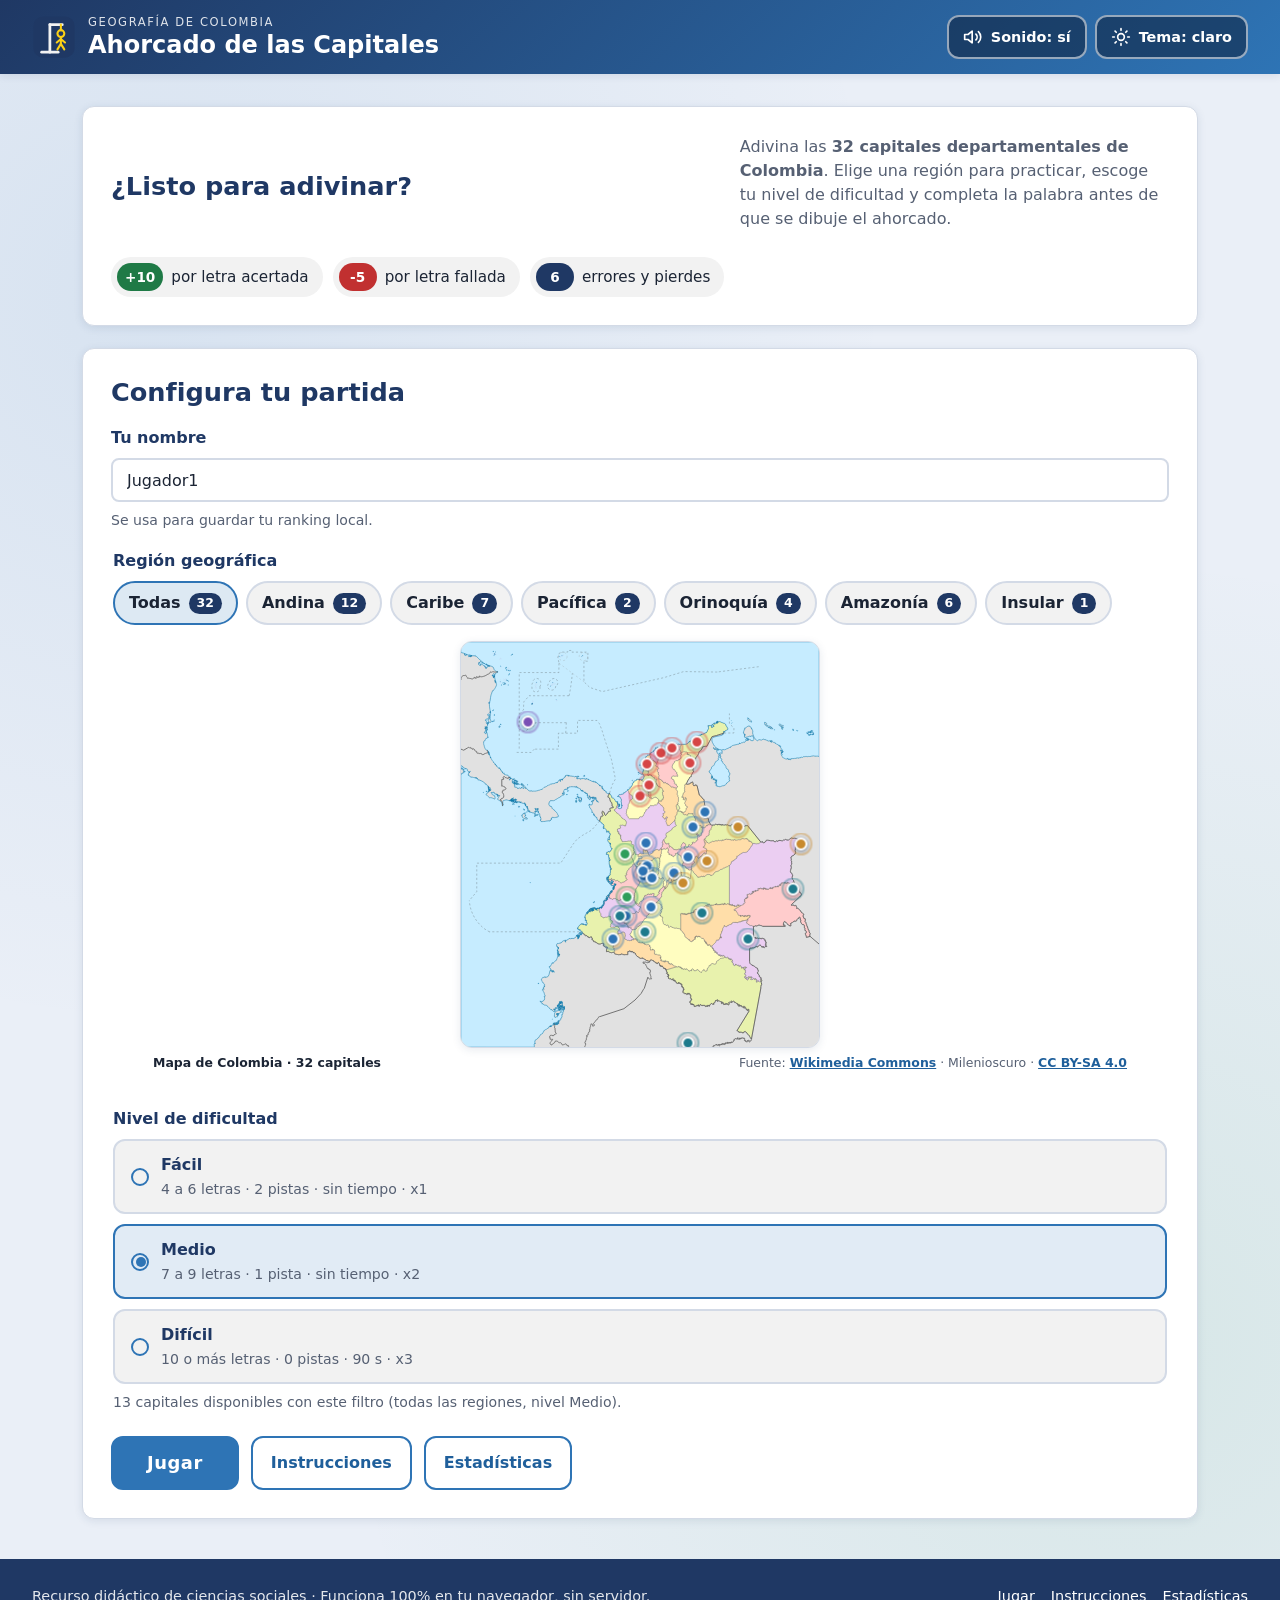
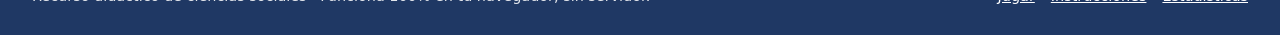
<file: index.html>
<!DOCTYPE html>
<html lang="es" data-tema="claro">
<head>
  <meta charset="UTF-8" />
  <meta name="viewport" content="width=device-width, initial-scale=1.0" />
  <meta name="description" content="Juego del Ahorcado de las capitales y la geografía de Colombia. Recurso didáctico 100% web, sin servidor ni instalaciones." />
  <meta name="author" content="Lenguajes de Programación — Proyecto Ahorcado Colombia" />
  <meta name="theme-color" content="#1F3864" />
  <title>Ahorcado de las Capitales de Colombia</title>
  <link rel="icon" type="image/svg+xml" href="assets/img/favicon.svg" />
  <link rel="stylesheet" href="css/styles.css" />
  <link rel="stylesheet" href="css/responsive.css" />
</head>
<body>
  <a class="enlace-saltar" href="#contenido">Saltar al contenido principal</a>

  <!-- ============================================================
       CABECERA: marca, botón de sonido y cambio de tema
       ============================================================ -->
  <header class="cabecera">
    <div class="cabecera__marca">
      <img class="cabecera__logo" src="assets/img/logo.svg" alt="" width="44" height="44" />
      <div>
        <p class="cabecera__eyebrow">Geografía de Colombia</p>
        <h1 class="cabecera__titulo">Ahorcado de las Capitales</h1>
      </div>
    </div>

    <div class="cabecera__controles" role="group" aria-label="Preferencias de la aplicación">
      <button
        type="button"
        id="btn-sonido"
        class="btn btn--icono"
        aria-pressed="true"
        title="Activar o desactivar el sonido">
        <span class="btn__icono" aria-hidden="true">
          <svg viewBox="0 0 24 24" width="20" height="20" fill="none" stroke="currentColor" stroke-width="2" stroke-linecap="round" stroke-linejoin="round">
            <path d="M11 5 6 9H2v6h4l5 4V5z" />
            <path class="onda-sonido" d="M15.5 8.5a5 5 0 0 1 0 7" />
            <path class="onda-sonido" d="M18.5 5.5a9 9 0 0 1 0 13" />
          </svg>
        </span>
        <span class="btn__texto" id="btn-sonido-texto">Sonido: sí</span>
      </button>

      <button
        type="button"
        id="btn-tema"
        class="btn btn--icono"
        aria-pressed="false"
        title="Cambiar entre tema claro y tema oscuro">
        <span class="btn__icono" aria-hidden="true">
          <svg viewBox="0 0 24 24" width="20" height="20" fill="none" stroke="currentColor" stroke-width="2" stroke-linecap="round" stroke-linejoin="round">
            <circle cx="12" cy="12" r="4" />
            <path d="M12 2v2M12 20v2M4.9 4.9l1.4 1.4M17.7 17.7l1.4 1.4M2 12h2M20 12h2M4.9 19.1l1.4-1.4M17.7 6.3l1.4-1.4" />
          </svg>
        </span>
        <span class="btn__texto" id="btn-tema-texto">Tema: claro</span>
      </button>
    </div>
  </header>

  <!-- ============================================================
       CONTENIDO PRINCIPAL
       ============================================================ -->
  <main id="contenido" class="principal">

    <!-- ----------------------------------------------------------
         VISTA 1 — MENÚ PRINCIPAL
         ------------------------------------------------------- -->
    <section id="vista-menu" class="vista" aria-labelledby="titulo-menu">
      <div class="tarjeta tarjeta--presentacion">
        <h2 id="titulo-menu" class="tarjeta__titulo">¿Listo para adivinar?</h2>
        <p class="tarjeta__texto">
          Adivina las <strong>32 capitales departamentales de Colombia</strong>. Elige una región
          para practicar, escoge tu nivel de dificultad y completa la palabra antes de que se
          dibuje el ahorcado.
        </p>
        <ul class="puntos-rapidos" aria-label="Resumen de reglas">
          <li><span class="punto punto--verde">+10</span> por letra acertada</li>
          <li><span class="punto punto--rojo">-5</span> por letra fallada</li>
          <li><span class="punto punto--azul">6</span> errores y pierdes</li>
        </ul>
      </div>

      <form id="form-config" class="tarjeta tarjeta--config" autocomplete="off">
        <h2 class="tarjeta__titulo">Configura tu partida</h2>

        <!-- Nombre del jugador -->
        <div class="campo">
          <label class="campo__etiqueta" for="input-jugador">Tu nombre</label>
          <input
            class="campo__control"
            type="text"
            id="input-jugador"
            name="jugador"
            value="Jugador1"
            maxlength="24"
            placeholder="Ej. Maria"
            aria-describedby="ayuda-jugador" />
          <p class="campo__ayuda" id="ayuda-jugador">Se usa para guardar tu ranking local.</p>
        </div>

        <!-- Región geográfica (HU-01) -->
        <fieldset class="campo campo--grupo">
          <legend class="campo__etiqueta">Región geográfica</legend>
          <div class="chips" id="chips-region" role="radiogroup" aria-label="Región geográfica">
            <label class="chip" data-region="todas">
              <input type="radio" name="region" value="todas" checked />
              <span class="chip__etiqueta">Todas</span>
              <span class="chip__info" aria-hidden="true">32</span>
            </label>
            <label class="chip" data-region="andina">
              <input type="radio" name="region" value="andina" />
              <span class="chip__etiqueta">Andina</span>
              <span class="chip__info" aria-hidden="true">12</span>
            </label>
            <label class="chip" data-region="caribe">
              <input type="radio" name="region" value="caribe" />
              <span class="chip__etiqueta">Caribe</span>
              <span class="chip__info" aria-hidden="true">7</span>
            </label>
            <label class="chip" data-region="pacifica">
              <input type="radio" name="region" value="pacifica" />
              <span class="chip__etiqueta">Pacífica</span>
              <span class="chip__info" aria-hidden="true">2</span>
            </label>
            <label class="chip" data-region="orinoquia">
              <input type="radio" name="region" value="orinoquia" />
              <span class="chip__etiqueta">Orinoquía</span>
              <span class="chip__info" aria-hidden="true">4</span>
            </label>
            <label class="chip" data-region="amazonia">
              <input type="radio" name="region" value="amazonia" />
              <span class="chip__etiqueta">Amazonía</span>
              <span class="chip__info" aria-hidden="true">6</span>
            </label>
            <label class="chip" data-region="insular">
              <input type="radio" name="region" value="insular" />
              <span class="chip__etiqueta">Insular</span>
              <span class="chip__info" aria-hidden="true">1</span>
            </label>
          </div>

          <!-- Mapa real de Colombia (Wikimedia Commons) con las capitales marcadas -->
          <figure class="mapa" id="mapa">
            <div class="mapa__marco">
              <img
                class="mapa__imagen"
                id="mapa-imagen"
                src="assets/img/mapa-colombia.svg"
                alt="Mapa político de Colombia con sus departamentos. Las capitales de la región seleccionadas aparecen señaladas con puntos de colores."
                width="2027"
                height="2294" />
              <div class="mapa__marcadores" id="mapa-marcadores" aria-hidden="true"></div>
              <p class="mapa__error" id="mapa-error" hidden>Mapa no disponible.</p>
            </div>
            <figcaption class="mapa__credito">
              <span class="mapa__leyenda" id="mapa-leyenda">Mapa de Colombia · 32 capitales</span>
              <span class="mapa__fuente">
                Fuente:
                <a href="https://commons.wikimedia.org/wiki/File:Colombia_adm_location_map_(colored).svg"
                   target="_blank" rel="noopener noreferrer">Wikimedia Commons</a>
                · Milenioscuro ·
                <a href="https://creativecommons.org/licenses/by-sa/4.0/"
                   target="_blank" rel="noopener noreferrer">CC BY-SA 4.0</a>
              </span>
            </figcaption>
          </figure>
        </fieldset>

        <!-- Nivel de dificultad (HU-02) -->
        <fieldset class="campo campo--grupo">
          <legend class="campo__etiqueta">Nivel de dificultad</legend>
          <div class="niveles" id="niveles" role="radiogroup" aria-label="Nivel de dificultad">
            <label class="nivel" data-nivel="facil">
              <input type="radio" name="nivel" value="facil" />
              <span class="nivel__nombre">Fácil</span>
              <span class="nivel__descripcion">4 a 6 letras · 2 pistas · sin tiempo · x1</span>
            </label>
            <label class="nivel" data-nivel="medio">
              <input type="radio" name="nivel" value="medio" checked />
              <span class="nivel__nombre">Medio</span>
              <span class="nivel__descripcion">7 a 9 letras · 1 pista · sin tiempo · x2</span>
            </label>
            <label class="nivel" data-nivel="dificil">
              <input type="radio" name="nivel" value="dificil" />
              <span class="nivel__nombre">Difícil</span>
              <span class="nivel__descripcion">10 o más letras · 0 pistas · 90 s · x3</span>
            </label>
          </div>
          <p class="campo__ayuda" id="resumen-filtro" aria-live="polite"></p>
        </fieldset>

        <!-- Acciones -->
        <div class="acciones">
          <button type="submit" class="btn btn--primario btn--grande" id="btn-jugar">
            Jugar
          </button>
          <a class="btn btn--secundario" href="pages/instrucciones.html">Instrucciones</a>
          <a class="btn btn--secundario" href="pages/estadisticas.html">Estadísticas</a>
        </div>
      </form>
    </section>

    <!-- ----------------------------------------------------------
         VISTA 2 — PANTALLA DE JUEGO
         ------------------------------------------------------- -->
    <section id="vista-juego" class="vista" aria-labelledby="titulo-tablero" hidden>
      <h2 id="titulo-tablero" class="visually-hidden">Tablero de juego</h2>

      <!-- HUD superior: vidas, puntaje, cronómetro -->
      <div class="hud" role="status" aria-label="Estado de la partida">
        <div class="hud__item">
          <span class="hud__etiqueta">Vidas</span>
          <span class="hud__valor" id="hud-vidas" aria-label="6 vidas restantes">6 / 6</span>
        </div>
        <div class="hud__item">
          <span class="hud__etiqueta">Puntaje</span>
          <span class="hud__valor" id="hud-puntaje">0</span>
        </div>
        <div class="hud__item">
          <span class="hud__etiqueta">Tiempo</span>
          <span class="hud__valor" id="hud-tiempo">--:--</span>
        </div>
        <div class="hud__item">
          <span class="hud__etiqueta">Región</span>
          <span class="hud__valor hud__valor--texto" id="hud-region">—</span>
        </div>
        <div class="hud__item">
          <span class="hud__etiqueta">Nivel</span>
          <span class="hud__valor hud__valor--texto" id="hud-nivel">—</span>
        </div>
      </div>

      <div class="tablero">
        <!-- Columna izquierda: dibujo progresivo en SVG -->
        <div class="panel panel--dibujo">
          <svg
            id="dibujo-ahorcado"
            class="ahorcado"
            viewBox="0 0 320 320"
            role="img"
            aria-labelledby="ahorcado-titulo ahorcado-desc"
            data-expresion="alegre"
            preserveAspectRatio="xMidYMid meet">
            <title id="ahorcado-titulo">Dibujo del ahorcado</title>
            <desc id="ahorcado-desc">
              Escena con un personaje bajo un potro de madera que se completa paso a paso
              con cada error cometido.
            </desc>

            <defs>
              <linearGradient id="grad-cielo" x1="0" y1="0" x2="0" y2="1">
                <stop class="ahorcado__cielo-1" offset="0" stop-color="#DCEEFF" />
                <stop class="ahorcado__cielo-2" offset="1" stop-color="#F8FCFF" />
              </linearGradient>
              <linearGradient id="grad-madera" x1="0" y1="0" x2="1" y2="0.3">
                <stop offset="0" stop-color="#C68F52" />
                <stop offset="0.45" stop-color="#95602E" />
                <stop offset="1" stop-color="#6B421C" />
              </linearGradient>
              <linearGradient id="grad-camisa" x1="0" y1="0" x2="0" y2="1">
                <stop offset="0" stop-color="#FFE987" />
                <stop offset="1" stop-color="#FCD116" />
              </linearGradient>
              <linearGradient id="grad-pantalon" x1="0" y1="0" x2="0" y2="1">
                <stop offset="0" stop-color="#4E7ED4" />
                <stop offset="1" stop-color="#2C57A4" />
              </linearGradient>
              <filter id="sombra-escena" x="-30%" y="-30%" width="160%" height="160%">
                <feDropShadow dx="0" dy="4" stdDeviation="5"
                              flood-color="#12233F" flood-opacity="0.35" />
              </filter>
            </defs>

            <!-- Escenario: cielo, sol, nubes y colinas -->
            <g class="escena" aria-hidden="true">
              <rect class="escena__fondo" x="2" y="2" width="316" height="316" rx="26"
                    fill="url(#grad-cielo)" />
              <g class="escena__sol">
                <circle cx="56" cy="54" r="19" fill="#FFCF4A" />
                <g stroke="#FFCF4A" stroke-width="5" stroke-linecap="round" opacity="0.85">
                  <path d="M56 22 V12" />
                  <path d="M56 86 V96" />
                  <path d="M24 54 H14" />
                  <path d="M98 54 H88" />
                  <path d="M33 31 L26 24" />
                  <path d="M79 77 L86 84" />
                  <path d="M33 77 L26 84" />
                  <path d="M79 31 L86 24" />
                </g>
              </g>
              <g class="escena__nube" fill="#FFFFFF" opacity="0.92">
                <ellipse cx="238" cy="62" rx="34" ry="13" />
                <ellipse cx="258" cy="52" rx="22" ry="12" />
                <ellipse cx="219" cy="53" rx="17" ry="10" />
              </g>
              <g class="escena__nube escena__nube--2" fill="#FFFFFF" opacity="0.75">
                <ellipse cx="118" cy="34" rx="26" ry="10" />
                <ellipse cx="133" cy="27" rx="16" ry="9" />
              </g>
              <path class="escena__colina"
                    d="M2 272 Q76 240 168 264 T318 256 L318 318 L2 318 Z"
                    fill="#CDEBB8" />
              <path class="escena__colina escena__colina--frente"
                    d="M2 292 Q92 266 186 290 T318 284 L318 318 L2 318 Z"
                    fill="#A9DD90" />
              <ellipse class="escena__sombra" cx="212" cy="290" rx="96" ry="11"
                       fill="#12233F" opacity="0.16" />
            </g>

            <!-- 1. Base y poste -->
            <g class="ahorcado__paso" data-paso="1" aria-hidden="true" filter="url(#sombra-escena)">
              <rect x="142" y="276" width="112" height="17" rx="8.5" fill="url(#grad-madera)" />
              <rect x="182" y="66" width="18" height="213" rx="9" fill="url(#grad-madera)" />
              <circle cx="191" cy="160" r="3.2" fill="#EBD2AE" opacity="0.85" />
              <circle cx="191" cy="246" r="3.2" fill="#EBD2AE" opacity="0.85" />
            </g>

            <!-- 2. Viga superior y contrafuerte -->
            <g class="ahorcado__paso" data-paso="2" aria-hidden="true" filter="url(#sombra-escena)">
              <rect x="182" y="66" width="96" height="17" rx="8.5" fill="url(#grad-madera)" />
              <path d="M201 114 L242 85" stroke="url(#grad-madera)" stroke-width="14"
                    stroke-linecap="round" fill="none" />
            </g>

            <!-- 3. Cuerda, cabeza y sombrero vueltiao -->
            <g class="ahorcado__paso" data-paso="3" aria-hidden="true">
              <path d="M258 83 q5 14 0 27" stroke="#E8CB92" stroke-width="7"
                    stroke-linecap="round" fill="none" />
              <circle cx="258" cy="113" r="4.5" fill="#E8CB92" />
              <g class="personaje__cabeza">
                <circle cx="258" cy="141" r="27" fill="#F8C9A0"
                        stroke="#3C2A1E" stroke-width="3" />
                <ellipse cx="258" cy="124" rx="47" ry="10.5" fill="#F7F3EA"
                         stroke="#2B2B2B" stroke-width="3" />
                <path d="M235 124 q23 -31 46 0" fill="#F7F3EA" stroke="#2B2B2B"
                      stroke-width="3" />
                <path d="M237 120 q21 -13 42 0" fill="none" stroke="#2B2B2B" stroke-width="4.5" />
                <g class="cara__ojos">
                  <circle class="ojo" cx="249" cy="145" r="3.8" fill="#2B2B2B" />
                  <circle class="ojo" cx="267" cy="145" r="3.8" fill="#2B2B2B" />
                </g>
                <g class="cara__ojos-x" stroke="#2B2B2B" stroke-width="3.4" stroke-linecap="round">
                  <path d="M245 141 l8 8 M253 141 l-8 8" />
                  <path d="M263 141 l8 8 M271 141 l-8 8" />
                </g>
                <path class="boca boca--alegre" d="M248 154 q10 11 20 0" fill="none"
                      stroke="#2B2B2B" stroke-width="3.4" stroke-linecap="round" />
                <path class="boca boca--neutral" d="M250 157 H266" fill="none"
                      stroke="#2B2B2B" stroke-width="3.4" stroke-linecap="round" />
                <path class="boca boca--triste" d="M248 161 q10 -10 20 0" fill="none"
                      stroke="#2B2B2B" stroke-width="3.4" stroke-linecap="round" />
              </g>
            </g>

            <!-- 4. Cuello y torso con camiseta amarilla -->
            <g class="ahorcado__paso" data-paso="4" aria-hidden="true">
              <rect x="252" y="163" width="12" height="14" fill="#F8C9A0" />
              <rect x="242" y="171" width="32" height="62" rx="14" fill="url(#grad-camisa)"
                    stroke="#3C2A1E" stroke-width="3" />
              <path d="M246 206 h24" stroke="#2E74B5" stroke-width="7" stroke-linecap="butt" />
            </g>

            <!-- 5. Brazos -->
            <g class="ahorcado__paso" data-paso="5" aria-hidden="true">
              <path d="M247 181 L217 207" stroke="url(#grad-camisa)" stroke-width="13"
                    stroke-linecap="round" fill="none" />
              <path d="M269 181 L299 207" stroke="url(#grad-camisa)" stroke-width="13"
                    stroke-linecap="round" fill="none" />
              <circle cx="215" cy="209" r="8.5" fill="#F8C9A0" stroke="#3C2A1E" stroke-width="2.6" />
              <circle cx="301" cy="209" r="8.5" fill="#F8C9A0" stroke="#3C2A1E" stroke-width="2.6" />
            </g>

            <!-- 6. Piernas y zapatos -->
            <g class="ahorcado__paso" data-paso="6" aria-hidden="true">
              <path d="M252 230 L245 263" stroke="url(#grad-pantalon)" stroke-width="15"
                    stroke-linecap="round" fill="none" />
              <path d="M264 230 L271 263" stroke="url(#grad-pantalon)" stroke-width="15"
                    stroke-linecap="round" fill="none" />
              <ellipse cx="242" cy="269" rx="13" ry="7" fill="#3C2A1E" />
              <ellipse cx="274" cy="269" rx="13" ry="7" fill="#3C2A1E" />
            </g>
          </svg>

          <div class="intentos">
            <div class="intentos__puntos" id="intentos-puntos" role="img"
                 aria-label="0 de 6 errores cometidos" aria-hidden="false">
              <span class="punto-error"></span>
              <span class="punto-error"></span>
              <span class="punto-error"></span>
              <span class="punto-error"></span>
              <span class="punto-error"></span>
              <span class="punto-error"></span>
            </div>
            <p class="intentos__texto" id="intentos-texto">
              Errores: <strong id="intentos-numero">0</strong> de <strong id="intentos-max">6</strong>
            </p>
          </div>
          <p class="estado-palabra" id="estado-palabra" aria-live="polite"></p>
        </div>

        <!-- Columna derecha: pista, acciones y palabra oculta -->
        <div class="panel panel--info">
          <div class="fichas">
            <div class="ficha">
              <span class="ficha__etiqueta">Palabra</span>
              <span class="ficha__valor" id="ficha-letras">0 letras</span>
            </div>
            <div class="ficha">
              <span class="ficha__etiqueta">Pistas</span>
              <span class="ficha__valor" id="ficha-pistas">0</span>
            </div>
            <div class="ficha">
              <span class="ficha__etiqueta">Progreso</span>
              <span class="ficha__valor" id="ficha-progreso">0 / 0</span>
            </div>
          </div>

          <div class="caja-pista" id="caja-pista" hidden>
            <p class="caja-pista__texto" id="caja-pista-texto"></p>
          </div>

          <div class="acciones acciones--juego">
            <button type="button" class="btn btn--pista" id="btn-pista">
              Usar pista (-15 pts)
            </button>
            <button type="button" class="btn btn--secundario" id="btn-nueva">Nueva palabra</button>
            <a class="btn btn--secundario" href="../index.html" id="btn-menu">Menú</a>
          </div>

          <!-- Capital oculta -->
          <div class="palabra" id="palabra" role="group" aria-label="Palabra oculta">
            <!-- Generada por ui.js → renderPalabra() -->
          </div>

          <p class="leyenda-tipo" aria-hidden="true">Letras usadas: aciertos en <span class="leyenda leyenda--verde">verde</span>, errores en <span class="leyenda leyenda--rojo">rojo</span>.</p>
        </div>
      </div>

      <!-- Teclado virtual A-Z + Ñ -->
      <div class="teclado" id="teclado" role="group" aria-label="Teclado virtual de letras"></div>
    </section>
  </main>

  <footer class="pie">
    <p>Recurso didáctico de ciencias sociales · Funciona 100% en tu navegador, sin servidor.</p>
    <nav class="pie__nav" aria-label="Enlaces del pie">
      <a href="index.html">Jugar</a>
      <a href="pages/instrucciones.html">Instrucciones</a>
      <a href="pages/estadisticas.html">Estadísticas</a>
    </nav>
  </footer>

  <!-- ============================================================
       MODAL DE RESULTADO
       ============================================================ -->
  <div class="modal" id="modal-resultado" hidden>
    <div class="modal__fondo" data-cerrar-modal></div>
    <div
      class="modal__caja"
      role="dialog"
      aria-modal="true"
      aria-labelledby="modal-titulo"
      aria-describedby="modal-mensaje">
      <div class="modal__cabecera" id="modal-cabecera">
        <span class="modal__insignia" id="modal-insignia" aria-hidden="true">🏆</span>
        <h2 class="modal__titulo" id="modal-titulo">¡Ganaste!</h2>
      </div>

      <p class="modal__mensaje" id="modal-mensaje">Adivinaste la capital.</p>

      <dl class="modal__datos">
        <div><dt>Capital</dt><dd id="modal-palabra">—</dd></div>
        <div><dt>Departamento</dt><dd id="modal-departamento">—</dd></div>
        <div><dt>Región</dt><dd id="modal-region">—</dd></div>
        <div><dt>Nivel</dt><dd id="modal-nivel">—</dd></div>
        <div><dt>Errores</dt><dd id="modal-errores">—</dd></div>
        <div><dt>Tiempo</dt><dd id="modal-tiempo">—</dd></div>
      </dl>

      <div class="modal__puntaje">
        <span class="modal__puntaje-etiqueta">Puntaje final</span>
        <span class="modal__puntaje-valor" id="modal-puntaje">0</span>
        <span class="modal__puntaje-detalle" id="modal-detalle">—</span>
      </div>

      <div class="modal__acciones">
        <button type="button" class="btn btn--primario" id="btn-reintentar">Jugar otra vez</button>
        <button type="button" class="btn btn--secundario" id="btn-ir-menu">Volver al menú</button>
        <a class="btn btn--texto" href="pages/estadisticas.html">Ver estadísticas</a>
      </div>
    </div>
  </div>

  <!-- Anuncios para lectores de pantalla (RNF-05) -->
  <p id="anuncio" class="visually-hidden" role="status" aria-live="polite"></p>

  <!-- Módulos de la aplicación (orden de dependencias) -->
  <script src="js/palabras.js"></script>
  <script src="js/almacenamiento.js"></script>
  <script src="js/juego.js"></script>
  <script src="js/ui.js"></script>
  <script src="js/app.js"></script>
</body>
</html>
</file>
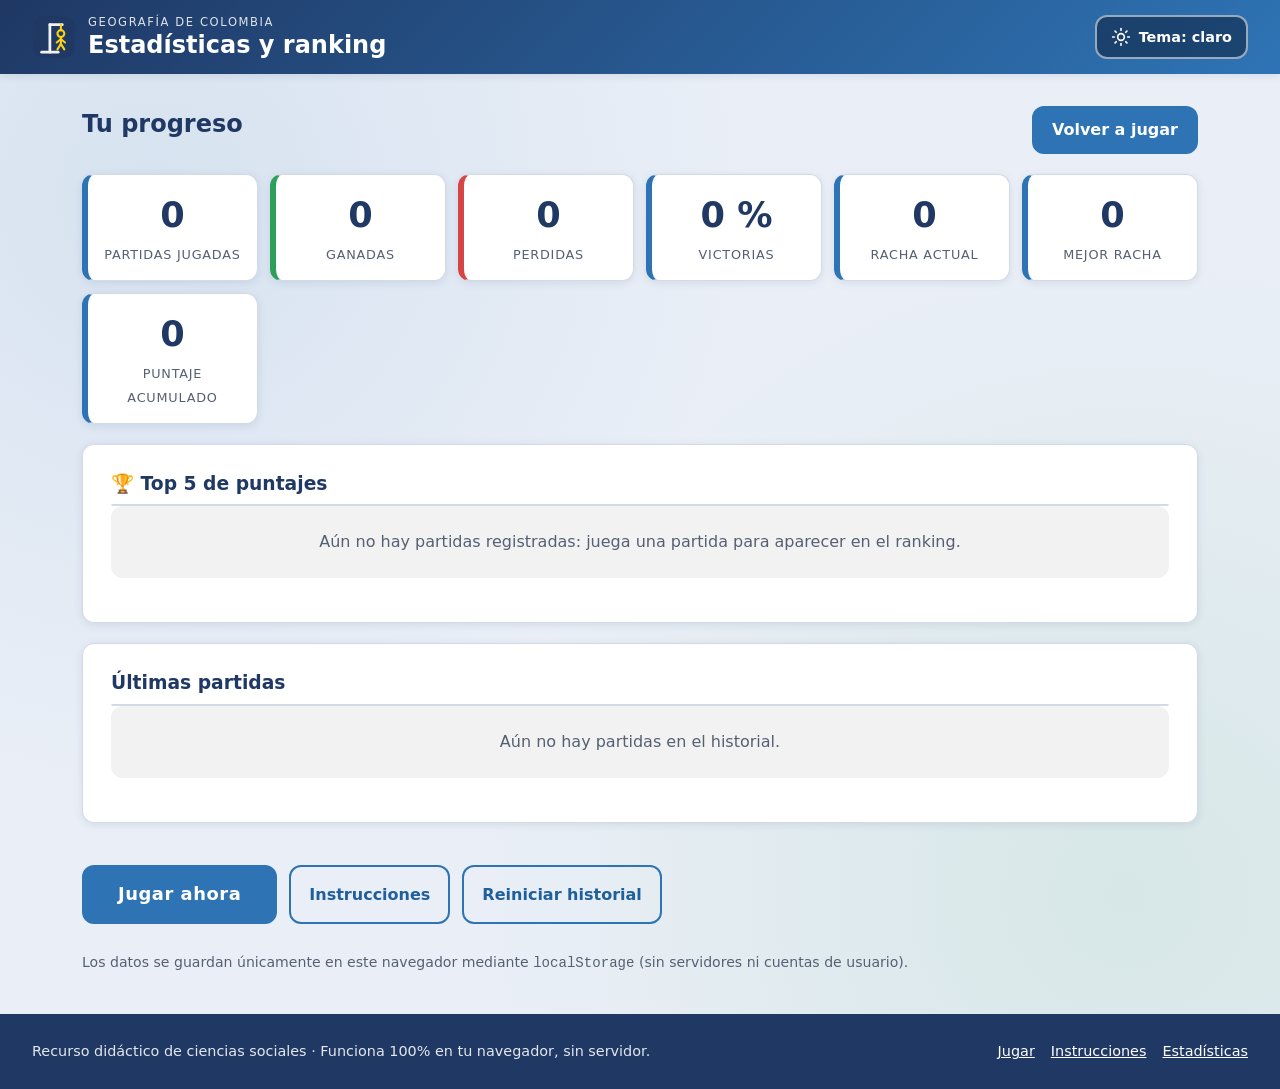
<file: pages/estadisticas.html>
<!DOCTYPE html>
<html lang="es" data-tema="claro">
<head>
  <meta charset="UTF-8" />
  <meta name="viewport" content="width=device-width, initial-scale=1.0" />
  <meta name="description" content="Estadísticas y ranking local del Ahorcado de las capitales de Colombia." />
  <title>Estadísticas · Ahorcado de las Capitales de Colombia</title>
  <link rel="icon" type="image/svg+xml" href="../assets/img/favicon.svg" />
  <link rel="stylesheet" href="../css/styles.css" />
  <link rel="stylesheet" href="../css/responsive.css" />
</head>
<body>
  <a class="enlace-saltar" href="#contenido">Saltar al contenido principal</a>

  <header class="cabecera">
    <div class="cabecera__marca">
      <img class="cabecera__logo" src="../assets/img/logo.svg" alt="" width="44" height="44" />
      <div>
        <p class="cabecera__eyebrow">Geografía de Colombia</p>
        <h1 class="cabecera__titulo">Estadísticas y ranking</h1>
      </div>
    </div>
    <div class="cabecera__controles" role="group" aria-label="Preferencias">
      <button type="button" id="btn-tema" class="btn btn--icono" aria-pressed="false" title="Cambiar tema">
        <span class="btn__icono" aria-hidden="true">
          <svg viewBox="0 0 24 24" width="20" height="20" fill="none" stroke="currentColor" stroke-width="2" stroke-linecap="round">
            <circle cx="12" cy="12" r="4" />
            <path d="M12 2v2M12 20v2M4.9 4.9l1.4 1.4M17.7 17.7l1.4 1.4M2 12h2M20 12h2M4.9 19.1l1.4-1.4M17.7 6.3l1.4-1.4" />
          </svg>
        </span>
        <span class="btn__texto" id="btn-tema-texto">Tema: claro</span>
      </button>
    </div>
  </header>

  <main id="contenido" class="principal pagina-secundaria">

    <div class="pagina-secundaria__cabecera">
      <h2>Tu progreso</h2>
      <a class="btn btn--primario" href="../index.html">Volver a jugar</a>
    </div>

    <!-- Tarjetas resumen -->
    <section class="tarjetas-estadisticas" aria-label="Resumen de partidas">
      <article class="tarjeta-estadistica">
        <span class="tarjeta-estadistica__valor" id="stat-total">0</span>
        <span class="tarjeta-estadistica__etiqueta">Partidas jugadas</span>
      </article>
      <article class="tarjeta-estadistica tarjeta-estadistica--verde">
        <span class="tarjeta-estadistica__valor" id="stat-ganadas">0</span>
        <span class="tarjeta-estadistica__etiqueta">Ganadas</span>
      </article>
      <article class="tarjeta-estadistica tarjeta-estadistica--rojo">
        <span class="tarjeta-estadistica__valor" id="stat-perdidas">0</span>
        <span class="tarjeta-estadistica__etiqueta">Perdidas</span>
      </article>
      <article class="tarjeta-estadistica">
        <span class="tarjeta-estadistica__valor" id="stat-porcentaje">0 %</span>
        <span class="tarjeta-estadistica__etiqueta">Victorias</span>
      </article>
      <article class="tarjeta-estadistica">
        <span class="tarjeta-estadistica__valor" id="stat-racha">0</span>
        <span class="tarjeta-estadistica__etiqueta">Racha actual</span>
      </article>
      <article class="tarjeta-estadistica">
        <span class="tarjeta-estadistica__valor" id="stat-mejor-racha">0</span>
        <span class="tarjeta-estadistica__etiqueta">Mejor racha</span>
      </article>
      <article class="tarjeta-estadistica">
        <span class="tarjeta-estadistica__valor" id="stat-puntaje-total">0</span>
        <span class="tarjeta-estadistica__etiqueta">Puntaje acumulado</span>
      </article>
    </section>

    <!-- Top 5 -->
    <section class="tarjeta" aria-labelledby="titulo-ranking">
      <h3 id="titulo-ranking">🏆 Top 5 de puntajes</h3>
      <div class="tabla__contenedor">
        <table class="tabla" id="tabla-ranking">
          <caption class="visually-hidden">Mejores cinco puntajes registrados localmente</caption>
          <thead>
            <tr>
              <th scope="col">#</th>
              <th scope="col">Jugador</th>
              <th scope="col">Capital</th>
              <th scope="col">Nivel</th>
              <th scope="col">Región</th>
              <th scope="col">Puntaje</th>
              <th scope="col">Fecha</th>
            </tr>
          </thead>
          <tbody id="cuerpo-ranking"></tbody>
        </table>
      </div>
      <p class="vacio" id="ranking-vacio" hidden>Aún no hay partidas registradas: juega una partida para aparecer en el ranking.</p>
    </section>

    <!-- Historial -->
    <section class="tarjeta" aria-labelledby="titulo-historial">
      <h3 id="titulo-historial">Últimas partidas</h3>
      <div class="tabla__contenedor">
        <table class="tabla" id="tabla-historial">
          <caption class="visually-hidden">Historial de las últimas partidas jugadas</caption>
          <thead>
            <tr>
              <th scope="col">Resultado</th>
              <th scope="col">Capital</th>
              <th scope="col">Departamento</th>
              <th scope="col">Nivel</th>
              <th scope="col">Puntaje</th>
              <th scope="col">Fecha</th>
            </tr>
          </thead>
          <tbody id="cuerpo-historial"></tbody>
        </table>
      </div>
      <p class="vacio" id="historial-vacio" hidden>Aún no hay partidas en el historial.</p>
    </section>

    <div class="acciones">
      <a class="btn btn--primario btn--grande" href="../index.html">Jugar ahora</a>
      <a class="btn btn--secundario" href="instrucciones.html">Instrucciones</a>
      <button type="button" class="btn btn--secundario" id="btn-limpiar">Reiniciar historial</button>
    </div>

    <p class="campo__ayuda">
      Los datos se guardan únicamente en este navegador mediante <code>localStorage</code>
      (sin servidores ni cuentas de usuario).
    </p>
  </main>

  <footer class="pie">
    <p>Recurso didáctico de ciencias sociales · Funciona 100% en tu navegador, sin servidor.</p>
    <nav class="pie__nav" aria-label="Enlaces del pie">
      <a href="../index.html">Jugar</a>
      <a href="instrucciones.html">Instrucciones</a>
      <a href="estadisticas.html">Estadísticas</a>
    </nav>
  </footer>

  <script src="../js/almacenamiento.js"></script>
  <script>
    /**
     * Renderizado de la pantalla de estadísticas (HU-06).
     * Reutiliza js/almacenamiento.js, compartido con index.html.
     */
    (function () {
      'use strict';

      var Almacenamiento = window.Almacenamiento;

      /* ---------- Tema claro / oscuro ---------- */
      var botonTema = document.getElementById('btn-tema');
      var etiquetaTema = document.getElementById('btn-tema-texto');

      function aplicarTema(tema) {
        var elegido = tema === 'oscuro' ? 'oscuro' : 'claro';
        document.documentElement.setAttribute('data-tema', elegido);
        etiquetaTema.textContent = 'Tema: ' + elegido;
        botonTema.setAttribute('aria-pressed', String(elegido === 'oscuro'));
      }

      aplicarTema(Almacenamiento.obtenerConfig().tema);
      botonTema.addEventListener('click', function () {
        var siguiente = document.documentElement.getAttribute('data-tema') === 'oscuro' ? 'claro' : 'oscuro';
        aplicarTema(siguiente);
        Almacenamiento.guardarConfig({ tema: siguiente });
      });

      /* ---------- Utilidades ---------- */
      function texto(id, valor) {
        var elemento = document.getElementById(id);
        if (elemento) elemento.textContent = valor;
      }

      function fechaLegible(iso) {
        try {
          return new Date(iso).toLocaleString('es-CO', {
            day: '2-digit', month: 'short', year: 'numeric', hour: '2-digit', minute: '2-digit'
          });
        } catch (error) {
          return iso || '—';
        }
      }

      function fila(valores) {
        var tr = document.createElement('tr');
        valores.forEach(function (dato) {
          var celda = document.createElement('td');
          if (dato && dato.html) {
            celda.innerHTML = dato.html;
          } else {
            celda.textContent = dato;
          }
          tr.appendChild(celda);
        });
        return tr;
      }

      /* ---------- Tarjetas resumen ---------- */
      function pintarResumen() {
        var stats = Almacenamiento.obtenerEstadisticas();
        texto('stat-total', String(stats.total));
        texto('stat-ganadas', String(stats.ganadas));
        texto('stat-perdidas', String(stats.perdidas));
        texto('stat-porcentaje', stats.porcentajeVictorias + ' %');
        texto('stat-racha', String(stats.rachaActual));
        texto('stat-mejor-racha', String(stats.mejorRacha));
        texto('stat-puntaje-total', String(stats.puntajeAcumulado));
      }

      /* ---------- Top 5 ---------- */
      function pintarRanking() {
        var cuerpo = document.getElementById('cuerpo-ranking');
        var vacio = document.getElementById('ranking-vacio');
        var tabla = document.getElementById('tabla-ranking');
        var ranking = Almacenamiento.obtenerRanking(5);

        cuerpo.innerHTML = '';
        if (ranking.length === 0) {
          tabla.hidden = true;
          vacio.hidden = false;
          return;
        }
        tabla.hidden = false;
        vacio.hidden = true;

        ranking.forEach(function (partida, indice) {
          cuerpo.appendChild(fila([
            String(indice + 1),
            partida.jugador,
            partida.capital,
            partida.nivel,
            partida.region,
            String(partida.puntaje),
            fechaLegible(partida.fecha)
          ]));
        });
      }

      /* ---------- Historial ---------- */
      function pintarHistorial() {
        var cuerpo = document.getElementById('cuerpo-historial');
        var vacio = document.getElementById('historial-vacio');
        var tabla = document.getElementById('tabla-historial');
        var historial = Almacenamiento.obtenerHistorial(10);

        cuerpo.innerHTML = '';
        if (historial.length === 0) {
          tabla.hidden = true;
          vacio.hidden = false;
          return;
        }
        tabla.hidden = false;
        vacio.hidden = true;

        historial.forEach(function (partida) {
          var insignia = partida.gano
            ? '<span class="leyenda leyenda--verde">Victoria</span>'
            : '<span class="leyenda leyenda--rojo">Derrota</span>';
          cuerpo.appendChild(fila([
            { html: insignia },
            partida.capital,
            partida.departamento,
            partida.nivel,
            String(partida.puntaje),
            fechaLegible(partida.fecha)
          ]));
        });
      }

      /* ---------- Reiniciar historial ---------- */
      document.getElementById('btn-limpiar').addEventListener('click', function () {
        var confirmar = window.confirm('¿Seguro que quieres borrar todas tus estadísticas locales?');
        if (!confirmar) return;
        Almacenamiento.limpiarEstadisticas();
        pintarResumen();
        pintarRanking();
        pintarHistorial();
      });

      /* ---------- Arranque ---------- */
      pintarResumen();
      pintarRanking();
      pintarHistorial();
    })();
  </script>
</body>
</html>
</file>
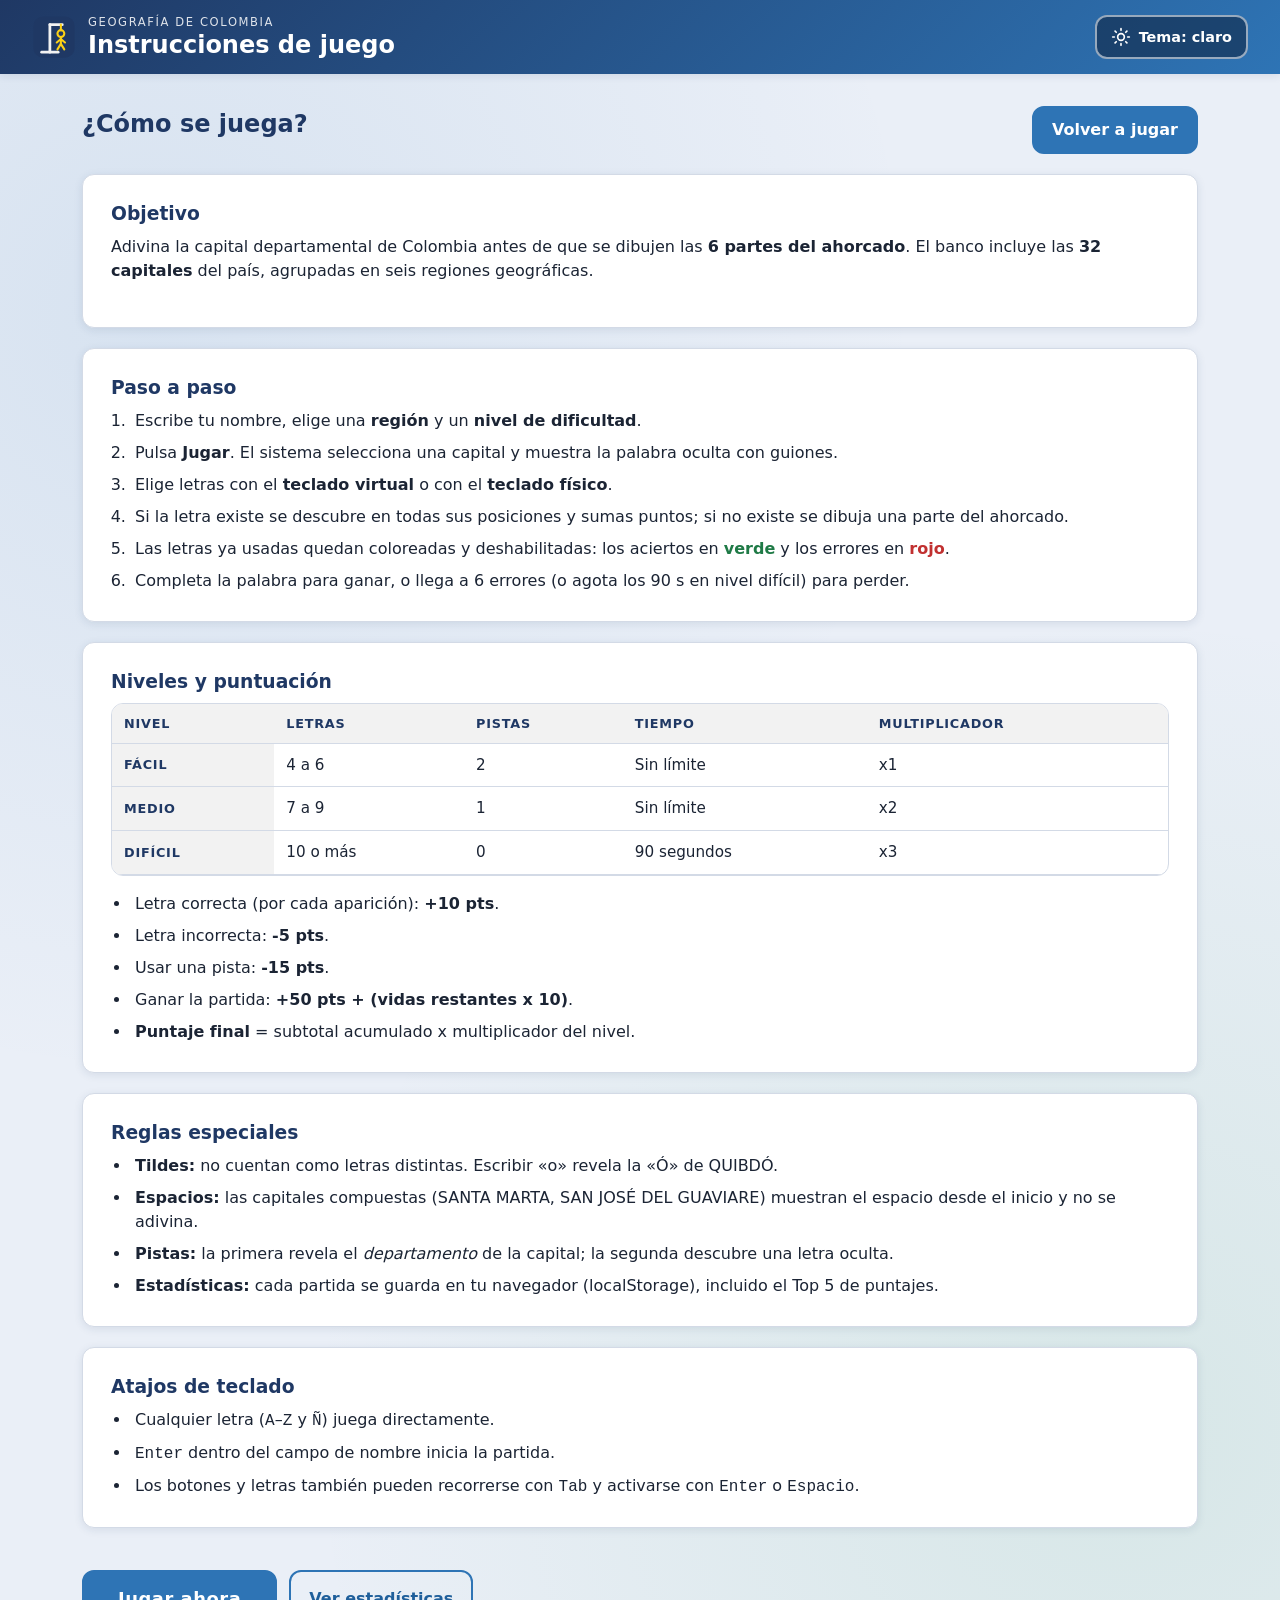
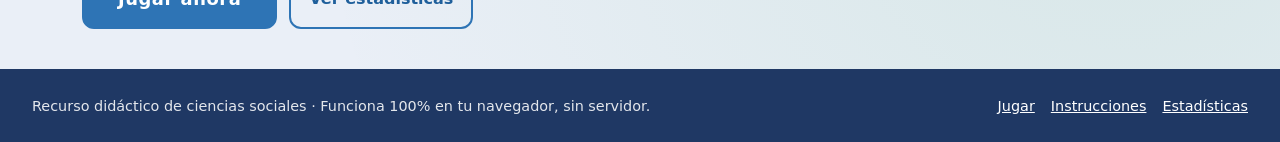
<file: pages/instrucciones.html>
<!DOCTYPE html>
<html lang="es" data-tema="claro">
<head>
  <meta charset="UTF-8" />
  <meta name="viewport" content="width=device-width, initial-scale=1.0" />
  <meta name="description" content="Reglas del juego del Ahorcado de las capitales de Colombia: niveles, puntuación y funcionamiento." />
  <title>Instrucciones · Ahorcado de las Capitales de Colombia</title>
  <link rel="icon" type="image/svg+xml" href="../assets/img/favicon.svg" />
  <link rel="stylesheet" href="../css/styles.css" />
  <link rel="stylesheet" href="../css/responsive.css" />
</head>
<body>
  <a class="enlace-saltar" href="#contenido">Saltar al contenido principal</a>

  <header class="cabecera">
    <div class="cabecera__marca">
      <img class="cabecera__logo" src="../assets/img/logo.svg" alt="" width="44" height="44" />
      <div>
        <p class="cabecera__eyebrow">Geografía de Colombia</p>
        <h1 class="cabecera__titulo">Instrucciones de juego</h1>
      </div>
    </div>
    <div class="cabecera__controles" role="group" aria-label="Preferencias">
      <button type="button" id="btn-tema" class="btn btn--icono" aria-pressed="false" title="Cambiar tema">
        <span class="btn__icono" aria-hidden="true">
          <svg viewBox="0 0 24 24" width="20" height="20" fill="none" stroke="currentColor" stroke-width="2" stroke-linecap="round">
            <circle cx="12" cy="12" r="4" />
            <path d="M12 2v2M12 20v2M4.9 4.9l1.4 1.4M17.7 17.7l1.4 1.4M2 12h2M20 12h2M4.9 19.1l1.4-1.4M17.7 6.3l1.4-1.4" />
          </svg>
        </span>
        <span class="btn__texto" id="btn-tema-texto">Tema: claro</span>
      </button>
    </div>
  </header>

  <main id="contenido" class="principal pagina-secundaria">

    <div class="pagina-secundaria__cabecera">
      <h2>¿Cómo se juega?</h2>
      <a class="btn btn--primario" href="../index.html">Volver a jugar</a>
    </div>

    <section class="tarjeta" aria-labelledby="objetivo">
      <h3 id="objetivo">Objetivo</h3>
      <p>
        Adivina la capital departamental de Colombia antes de que se dibujen las
        <strong>6 partes del ahorcado</strong>. El banco incluye las
        <strong>32 capitales</strong> del país, agrupadas en seis regiones geográficas.
      </p>
    </section>

    <section class="tarjeta" aria-labelledby="pasos">
      <h3 id="pasos">Paso a paso</h3>
      <ol class="lista-reglas">
        <li>Escribe tu nombre, elige una <strong>región</strong> y un <strong>nivel de dificultad</strong>.</li>
        <li>Pulsa <strong>Jugar</strong>. El sistema selecciona una capital y muestra la palabra oculta con guiones.</li>
        <li>Elige letras con el <strong>teclado virtual</strong> o con el <strong>teclado físico</strong>.</li>
        <li>Si la letra existe se descubre en todas sus posiciones y sumas puntos; si no existe se dibuja una parte del ahorcado.</li>
        <li>Las letras ya usadas quedan coloreadas y deshabilitadas: los aciertos en <span class="leyenda leyenda--verde">verde</span> y los errores en <span class="leyenda leyenda--rojo">rojo</span>.</li>
        <li>Completa la palabra para ganar, o llega a 6 errores (o agota los 90 s en nivel difícil) para perder.</li>
      </ol>
    </section>

    <section class="tarjeta" aria-labelledby="niveles-titulo">
      <h3 id="niveles-titulo">Niveles y puntuación</h3>
      <div class="tabla__contenedor">
        <table class="tabla">
          <caption class="visually-hidden">Características de cada nivel de dificultad</caption>
          <thead>
            <tr>
              <th scope="col">Nivel</th>
              <th scope="col">Letras</th>
              <th scope="col">Pistas</th>
              <th scope="col">Tiempo</th>
              <th scope="col">Multiplicador</th>
            </tr>
          </thead>
          <tbody>
            <tr>
              <th scope="row">Fácil</th>
              <td>4 a 6</td>
              <td>2</td>
              <td>Sin límite</td>
              <td>x1</td>
            </tr>
            <tr>
              <th scope="row">Medio</th>
              <td>7 a 9</td>
              <td>1</td>
              <td>Sin límite</td>
              <td>x2</td>
            </tr>
            <tr>
              <th scope="row">Difícil</th>
              <td>10 o más</td>
              <td>0</td>
              <td>90 segundos</td>
              <td>x3</td>
            </tr>
          </tbody>
        </table>
      </div>

      <ul class="lista-reglas" style="margin-top: 16px;">
        <li>Letra correcta (por cada aparición): <strong>+10 pts</strong>.</li>
        <li>Letra incorrecta: <strong>-5 pts</strong>.</li>
        <li>Usar una pista: <strong>-15 pts</strong>.</li>
        <li>Ganar la partida: <strong>+50 pts + (vidas restantes x 10)</strong>.</li>
        <li><strong>Puntaje final</strong> = subtotal acumulado x multiplicador del nivel.</li>
      </ul>
    </section>

    <section class="tarjeta" aria-labelledby="reglas-tecnicas">
      <h3 id="reglas-tecnicas">Reglas especiales</h3>
      <ul class="lista-reglas">
        <li><strong>Tildes:</strong> no cuentan como letras distintas. Escribir «o» revela la «Ó» de QUIBDÓ.</li>
        <li><strong>Espacios:</strong> las capitales compuestas (SANTA MARTA, SAN JOSÉ DEL GUAVIARE) muestran el espacio desde el inicio y no se adivina.</li>
        <li><strong>Pistas:</strong> la primera revela el <em>departamento</em> de la capital; la segunda descubre una letra oculta.</li>
        <li><strong>Estadísticas:</strong> cada partida se guarda en tu navegador (localStorage), incluido el Top 5 de puntajes.</li>
      </ul>
    </section>

    <section class="tarjeta" aria-labelledby="atajos">
      <h3 id="atajos">Atajos de teclado</h3>
      <ul class="lista-reglas">
        <li>Cualquier letra (<kbd>A</kbd>–<kbd>Z</kbd> y <kbd>Ñ</kbd>) juega directamente.</li>
        <li><kbd>Enter</kbd> dentro del campo de nombre inicia la partida.</li>
        <li>Los botones y letras también pueden recorrerse con <kbd>Tab</kbd> y activarse con <kbd>Enter</kbd> o <kbd>Espacio</kbd>.</li>
      </ul>
    </section>

    <div class="acciones">
      <a class="btn btn--primario btn--grande" href="../index.html">Jugar ahora</a>
      <a class="btn btn--secundario" href="estadisticas.html">Ver estadísticas</a>
    </div>
  </main>

  <footer class="pie">
    <p>Recurso didáctico de ciencias sociales · Funciona 100% en tu navegador, sin servidor.</p>
    <nav class="pie__nav" aria-label="Enlaces del pie">
      <a href="../index.html">Jugar</a>
      <a href="instrucciones.html">Instrucciones</a>
      <a href="estadisticas.html">Estadísticas</a>
    </nav>
  </footer>

  <script src="../js/almacenamiento.js"></script>
  <script>
    // Cambio de tema compartido con la página principal (persistido en localStorage).
    (function () {
      'use strict';
      var config = window.Almacenamiento.obtenerConfig();
      var boton = document.getElementById('btn-tema');
      var etiqueta = document.getElementById('btn-tema-texto');

      function aplicar(tema) {
        var elegido = tema === 'oscuro' ? 'oscuro' : 'claro';
        document.documentElement.setAttribute('data-tema', elegido);
        etiqueta.textContent = 'Tema: ' + elegido;
        boton.setAttribute('aria-pressed', String(elegido === 'oscuro'));
        window.Almacenamiento.guardarConfig({ tema: elegido });
      }

      aplicar(config.tema);
      boton.addEventListener('click', function () {
        var actual = document.documentElement.getAttribute('data-tema');
        aplicar(actual === 'oscuro' ? 'claro' : 'oscuro');
      });
    })();
  </script>
</body>
</html>
</file>
<file: css/styles.css>
/* ==========================================================================
   styles.css
   Estilos generales: variables CSS, temas (claro/oscuro), layout con
   Flexbox y Grid, componentes y estados de accesibilidad.
   La media queries responsivas viven en responsive.css (RNF-02).
   ========================================================================== */

/* --------------------------------------------------------------------------
   1. Variables de diseño (paleta requerida, Sección 7)
   ------------------------------------------------------------------------ */
:root {
  /* Paleta principal */
  --azul-oscuro: #1F3864;   /* fondo y encabezados */
  --azul: #2E74B5;          /* botones e interacciones */
  --verde: #2E9E5B;         /* aciertos */
  --rojo: #D64545;          /* errores */
  --gris-claro: #F2F2F2;    /* superficies */

  /* Derivados */
  --azul-oscuro-rgb: 31, 56, 100;
  --azul-rgb: 46, 116, 181;
  --verde-rgb: 46, 158, 91;
  --rojo-rgb: 214, 69, 69;

  /* Variantes con contraste AA garantizado (RNF-05):
     los tonos base se conservan para bordes y acentos decorativos. */
  --azul-texto: #1F5F9B;      /* enlaces y texto sobre superficies claras */
  --verde-texto: #1F7A46;     /* texto verde sobre superficies claras */
  --rojo-texto: #C13030;      /* texto rojo sobre superficies claras */
  --verde-solido: #1F7A46;    /* fondo con texto blanco encima */
  --rojo-solido: #C13030;     /* fondo con texto blanco encima */

  --fondo: #EAEFF7;
  --superficie: #FFFFFF;
  --texto: #1B2434;
  --texto-tenue: #566073;
  --borde: #D3DAE6;
  --sombra: 0 8px 24px rgba(var(--azul-oscuro-rgb), 0.12);
  --sombra-suave: 0 2px 8px rgba(var(--azul-oscuro-rgb), 0.10);

  /* Tipografía y métricas */
  --fuente: "Segoe UI", system-ui, -apple-system, "Helvetica Neue", Arial, sans-serif;
  --radio: 12px;
  --radio-pequeno: 8px;
  --tamanio-toque: 44px;   /* mínimo táctil (Sección 7) */
  --ancho-maximo: 1180px;
  --transicion: 160ms ease;

  /* Tema por defecto: claro */
  color-scheme: light;
}

[data-tema="oscuro"] {
  --fondo: #101728;
  --superficie: #1A2338;
  --texto: #E9EEF8;
  --texto-tenue: #A9B4CB;
  --borde: #2E3A57;
  --azul-oscuro: #16264A;
  --azul: #4C9BE0;
  --verde: #3FBE78;
  --rojo: #F06A6A;
  --gris-claro: #212C46;
  --azul-texto: #7EB9EC;
  --verde-texto: #63D697;
  --rojo-texto: #FF9B9B;
  --verde-solido: #1F7A46;
  --rojo-solido: #C13030;
  --sombra: 0 8px 24px rgba(0, 0, 0, 0.45);
  --sombra-suave: 0 2px 8px rgba(0, 0, 0, 0.35);
  color-scheme: dark;
}

/* --------------------------------------------------------------------------
   2. Reinicio y base
   ------------------------------------------------------------------------ */
*,
*::before,
*::after {
  box-sizing: border-box;
}

html,
body {
  margin: 0;
  padding: 0;
}

html {
  -webkit-text-size-adjust: 100%;
}

body {
  min-height: 100vh;
  display: flex;
  flex-direction: column;
  font-family: var(--fuente);
  font-size: 16px;
  line-height: 1.5;
  color: var(--texto);
  background-color: var(--fondo);
  background-image:
    radial-gradient(circle at 12% 18%, rgba(var(--azul-rgb), 0.10), transparent 42%),
    radial-gradient(circle at 88% 82%, rgba(var(--verde-rgb), 0.10), transparent 45%);
  overflow-x: hidden;
}

img,
svg {
  max-width: 100%;
  height: auto;
  display: block;
}

h1,
h2,
h3 {
  margin: 0 0 0.5em;
  line-height: 1.2;
  color: var(--azul-oscuro);
}

[data-tema="oscuro"] h1,
[data-tema="oscuro"] h2,
[data-tema="oscuro"] h3 {
  color: #DCE6F8;
}

p {
  margin: 0 0 1em;
}

a {
  color: var(--azul-texto);
}

button {
  font-family: inherit;
}

:focus-visible {
  outline: 3px solid var(--verde);
  outline-offset: 2px;
}

.visually-hidden {
  position: absolute !important;
  width: 1px;
  height: 1px;
  padding: 0;
  margin: -1px;
  overflow: hidden;
  clip: rect(0 0 0 0);
  clip-path: inset(50%);
  white-space: nowrap;
  border: 0;
}

.enlace-saltar {
  position: absolute;
  left: -9999px;
  top: 0;
  z-index: 100;
  padding: 12px 18px;
  background: var(--azul-oscuro);
  color: #fff;
  border-radius: 0 0 var(--radio-pequeno) 0;
}

.enlace-saltar:focus {
  left: 0;
}

/* --------------------------------------------------------------------------
   3. Cabecera
   ------------------------------------------------------------------------ */
.cabecera {
  display: flex;
  flex-wrap: wrap;
  align-items: center;
  justify-content: space-between;
  gap: 12px 20px;
  padding: 14px clamp(12px, 4vw, 32px);
  background: linear-gradient(135deg, var(--azul-oscuro), var(--azul));
  color: #fff;
  box-shadow: var(--sombra-suave);
  position: sticky;
  top: 0;
  z-index: 20;
}

.cabecera__marca {
  display: flex;
  align-items: center;
  gap: 12px;
  min-width: 0;
}

.cabecera__logo {
  width: 44px;
  height: 44px;
  flex: 0 0 auto;
}

.cabecera__eyebrow {
  margin: 0;
  font-size: 0.72rem;
  letter-spacing: 0.14em;
  text-transform: uppercase;
  opacity: 0.85;
}

.cabecera__titulo {
  margin: 0;
  font-size: clamp(1.05rem, 2.6vw, 1.5rem);
  color: #fff;
}

.cabecera__controles {
  display: flex;
  flex-wrap: wrap;
  gap: 8px;
}

/* --------------------------------------------------------------------------
   4. Botones (mínimo 44 px de área táctil)
   ------------------------------------------------------------------------ */
.btn {
  display: inline-flex;
  align-items: center;
  justify-content: center;
  gap: 8px;
  min-height: var(--tamanio-toque);
  padding: 10px 18px;
  border: 2px solid transparent;
  border-radius: var(--radio);
  background: var(--superficie);
  color: var(--texto);
  font-size: 1rem;
  font-weight: 600;
  text-align: center;
  text-decoration: none;
  cursor: pointer;
  transition: transform var(--transicion), background-color var(--transicion),
    border-color var(--transicion), color var(--transicion), box-shadow var(--transicion);
  user-select: none;
}

.btn:hover:not(:disabled) {
  transform: translateY(-2px);
  box-shadow: var(--sombra-suave);
}

.btn:active:not(:disabled) {
  transform: translateY(0);
}

.btn:disabled {
  opacity: 0.5;
  cursor: not-allowed;
}

.btn--primario {
  background: var(--azul);
  border-color: var(--azul);
  color: #fff;
}

.btn--primario:hover:not(:disabled) {
  background: #1F5F9B;
  border-color: #1F5F9B;
}

/* En tema oscuro el azul brillante necesita texto oscuro para conservar
   el contraste AA (RNF-05). */
[data-tema="oscuro"] .btn--primario {
  background: var(--azul);
  border-color: var(--azul);
  color: #0E1A2E;
}

[data-tema="oscuro"] .btn--primario:hover:not(:disabled) {
  background: #7DBEF0;
  border-color: #7DBEF0;
}

.btn--secundario {
  background: transparent;
  border-color: var(--azul);
  color: var(--azul-texto);
}

.btn--secundario:hover:not(:disabled) {
  background: rgba(var(--azul-rgb), 0.12);
}

.btn--grande {
  min-height: 54px;
  padding: 14px 34px;
  font-size: 1.12rem;
  letter-spacing: 0.03em;
}

.btn--pista {
  background: #FFF4D6;
  border-color: #E3B23C;
  color: #7A5A00;
}

[data-tema="oscuro"] .btn--pista {
  background: #3A3016;
  color: #F3D27A;
}

.btn--pista:hover:not(:disabled) {
  background: #FFE9A8;
}

.btn--texto {
  background: transparent;
  border: none;
  color: var(--azul-texto);
  text-decoration: underline;
  min-height: var(--tamanio-toque);
  padding: 8px 12px;
}

.btn--icono {
  background: rgba(11, 24, 49, 0.5);
  border-color: rgba(255, 255, 255, 0.55);
  color: #fff;
  padding: 8px 14px;
  font-size: 0.9rem;
}

.btn--icono:hover:not(:disabled) {
  background: rgba(11, 24, 49, 0.72);
}

.btn__icono {
  display: inline-flex;
}

/* --------------------------------------------------------------------------
   5. Layout principal
   ------------------------------------------------------------------------ */
.principal {
  flex: 1 0 auto;
  width: 100%;
  max-width: var(--ancho-maximo);
  margin: 0 auto;
  padding: clamp(16px, 3vw, 32px) clamp(12px, 4vw, 32px) 40px;
}

.vista {
  display: flex;
  flex-direction: column;
  gap: 22px;
}

.vista[hidden] {
  display: none !important;
}

.vista--entrada {
  animation: aparecer 320ms ease both;
}

@keyframes aparecer {
  from { opacity: 0; transform: translateY(10px); }
  to   { opacity: 1; transform: translateY(0); }
}

/* --------------------------------------------------------------------------
   6. Tarjetas y menú principal
   ------------------------------------------------------------------------ */
.tarjeta {
  background: var(--superficie);
  border: 1px solid var(--borde);
  border-radius: var(--radio);
  box-shadow: var(--sombra-suave);
  padding: clamp(18px, 3vw, 28px);
}

.tarjeta__titulo {
  font-size: clamp(1.2rem, 2.4vw, 1.6rem);
  margin-bottom: 0.4em;
}

.tarjeta__texto {
  color: var(--texto-tenue);
}

.puntos-rapidos {
  display: flex;
  flex-wrap: wrap;
  gap: 10px;
  margin: 0;
  padding: 0;
  list-style: none;
  font-size: 0.95rem;
}

.puntos-rapidos li {
  display: flex;
  align-items: center;
  gap: 8px;
  background: var(--gris-claro);
  border-radius: 999px;
  padding: 6px 14px 6px 6px;
}

.punto {
  display: inline-flex;
  align-items: center;
  justify-content: center;
  min-width: 38px;
  padding: 4px 8px;
  border-radius: 999px;
  color: #fff;
  font-weight: 700;
  font-size: 0.85rem;
}

.punto--verde { background: var(--verde-solido); }
.punto--rojo  { background: var(--rojo-solido); }
.punto--azul  { background: var(--azul-oscuro); }

/* Formulario */
.campo {
  margin-top: 18px;
  border: 0;
  padding: 0;
  min-width: 0;
}

.campo__etiqueta {
  display: block;
  font-weight: 700;
  margin-bottom: 8px;
  color: var(--azul-oscuro);
  padding: 0;
}

[data-tema="oscuro"] .campo__etiqueta {
  color: #DCE6F8;
}

.campo__control {
  width: 100%;
  min-height: var(--tamanio-toque);
  padding: 10px 14px;
  font-size: 1rem;
  font-family: inherit;
  color: var(--texto);
  background: var(--superficie);
  border: 2px solid var(--borde);
  border-radius: var(--radio-pequeno);
  transition: border-color var(--transicion);
}

.campo__control:focus {
  border-color: var(--azul);
}

.campo__ayuda {
  margin: 8px 0 0;
  font-size: 0.88rem;
  color: var(--texto-tenue);
  min-height: 1.3em;
}

/* Chips de región */
.chips {
  display: flex;
  flex-wrap: wrap;
  gap: 8px;
}

.chip {
  position: relative;
  display: inline-flex;
  align-items: center;
  gap: 8px;
  min-height: var(--tamanio-toque);
  padding: 8px 14px;
  background: var(--gris-claro);
  border: 2px solid var(--borde);
  border-radius: 999px;
  cursor: pointer;
  font-weight: 600;
  transition: border-color var(--transicion), background-color var(--transicion);
}

.chip input {
  position: absolute;
  opacity: 0;
  width: 1px;
  height: 1px;
}

.chip:hover {
  border-color: var(--azul);
}

.chip:has(input:checked) {
  background: rgba(var(--azul-rgb), 0.16);
  border-color: var(--azul);
}

.chip:has(input:focus-visible) {
  outline: 3px solid var(--verde);
  outline-offset: 2px;
}

.chip__info {
  font-size: 0.78rem;
  background: var(--azul-oscuro);
  color: #fff;
  border-radius: 999px;
  padding: 1px 8px;
}

/* Mapa real de Colombia con marcadores de capitales */
.mapa {
  margin-top: 16px;
}

.mapa__marco {
  position: relative;
  display: block;
  max-width: 360px;
  margin-inline: auto;
  background: var(--gris-claro);
  border: 1px solid var(--borde);
  border-radius: var(--radio);
  overflow: hidden;
  box-shadow: var(--sombra-suave);
}

.mapa__imagen {
  display: block;
  width: 100%;
  height: auto;
  aspect-ratio: 2027.1932 / 2294.0139;
}

.mapa__error {
  margin: 0;
  padding: 40px 16px;
  text-align: center;
  color: var(--texto-tenue);
}

.mapa__marcadores {
  position: absolute;
  inset: 0;
  pointer-events: none;
}

.mapa__punto {
  position: absolute;
  width: 13px;
  height: 13px;
  border-radius: 50%;
  background: var(--color-region, var(--azul));
  border: 2px solid #fff;
  box-shadow: 0 1px 4px rgba(11, 30, 60, 0.55);
  transform: translate(-50%, -50%) scale(0);
  animation: punto-aparece 0.4s cubic-bezier(0.2, 0.9, 0.3, 1.5) forwards;
}

.mapa__punto::after {
  content: "";
  position: absolute;
  inset: -7px;
  border-radius: 50%;
  border: 2px solid var(--color-region, var(--azul));
  opacity: 0.4;
}

.mapa__marcadores--region .mapa__punto::after {
  animation: punto-pulso 2.4s ease-in-out infinite;
}

@keyframes punto-aparece {
  from { transform: translate(-50%, -50%) scale(0); }
  to   { transform: translate(-50%, -50%) scale(1); }
}

@keyframes punto-pulso {
  0%, 100% { transform: scale(1);   opacity: 0.4; }
  50%      { transform: scale(1.6); opacity: 0;   }
}

.mapa__credito {
  display: flex;
  flex-wrap: wrap;
  gap: 4px 12px;
  justify-content: space-between;
  align-items: baseline;
  margin-top: 6px;
  font-size: 0.78rem;
  color: var(--texto-tenue);
}

.mapa__leyenda {
  font-weight: 700;
  color: var(--texto);
}

.mapa__fuente a {
  color: var(--azul-texto);
  font-weight: 600;
}

/* Niveles */
.niveles {
  display: grid;
  gap: 10px;
}

.nivel {
  position: relative;
  display: grid;
  gap: 2px;
  padding: 12px 16px 12px 46px;
  background: var(--gris-claro);
  border: 2px solid var(--borde);
  border-radius: var(--radio);
  cursor: pointer;
  transition: border-color var(--transicion), background-color var(--transicion);
}

.nivel::before {
  content: "";
  position: absolute;
  left: 16px;
  top: 50%;
  width: 18px;
  height: 18px;
  transform: translateY(-50%);
  border: 2px solid var(--azul);
  border-radius: 50%;
}

.nivel::after {
  content: "";
  position: absolute;
  left: 21px;
  top: 50%;
  width: 10px;
  height: 10px;
  transform: translateY(-50%) scale(0);
  background: var(--azul);
  border-radius: 50%;
  transition: transform var(--transicion);
}

.nivel input {
  position: absolute;
  opacity: 0;
  width: 1px;
  height: 1px;
}

.nivel:has(input:checked) {
  background: rgba(var(--azul-rgb), 0.14);
  border-color: var(--azul);
}

.nivel:has(input:checked)::after {
  transform: translateY(-50%) scale(1);
}

.nivel:has(input:focus-visible) {
  outline: 3px solid var(--verde);
  outline-offset: 2px;
}

.nivel__nombre {
  font-weight: 700;
  color: var(--azul-oscuro);
}

[data-tema="oscuro"] .nivel__nombre {
  color: #DCE6F8;
}

.nivel__descripcion {
  font-size: 0.88rem;
  color: var(--texto-tenue);
}

.acciones {
  display: flex;
  flex-wrap: wrap;
  gap: 12px;
  margin-top: 22px;
}

.acciones--juego {
  margin-top: 0;
}

/* --------------------------------------------------------------------------
   7. HUD del juego
   ------------------------------------------------------------------------ */
.hud {
  display: grid;
  grid-template-columns: repeat(auto-fit, minmax(110px, 1fr));
  gap: 10px;
}

.hud__item {
  display: flex;
  flex-direction: column;
  align-items: center;
  gap: 2px;
  padding: 10px 8px;
  background: var(--superficie);
  border: 1px solid var(--borde);
  border-radius: var(--radio);
  box-shadow: var(--sombra-suave);
  text-align: center;
  min-width: 0;
}

.hud__etiqueta {
  font-size: 0.72rem;
  letter-spacing: 0.1em;
  text-transform: uppercase;
  color: var(--texto-tenue);
}

.hud__valor {
  font-size: clamp(1.05rem, 2.4vw, 1.35rem);
  font-weight: 800;
  color: var(--azul-oscuro);
  font-variant-numeric: tabular-nums;
}

[data-tema="oscuro"] .hud__valor {
  color: #DCE6F8;
}

.hud__valor--texto {
  font-size: clamp(0.9rem, 2vw, 1.05rem);
}

.hud__valor--peligro {
  color: var(--rojo-texto);
}

/* --------------------------------------------------------------------------
   8. Tablero: dibujo SVG + información
   ------------------------------------------------------------------------ */
.tablero {
  display: grid;
  grid-template-columns: minmax(260px, 380px) 1fr;
  gap: clamp(14px, 2.5vw, 26px);
  align-items: start;
}

.panel {
  background: var(--superficie);
  border: 1px solid var(--borde);
  border-radius: var(--radio);
  box-shadow: var(--sombra-suave);
  padding: clamp(14px, 2.5vw, 22px);
  min-width: 0;
}

.panel--dibujo {
  display: flex;
  flex-direction: column;
  align-items: center;
  gap: 8px;
  background:
    radial-gradient(130% 60% at 50% 0%, rgba(var(--azul-rgb), 0.14), transparent 62%),
    var(--superficie);
  border-color: rgba(var(--azul-rgb), 0.38);
  box-shadow: var(--sombra);
}

/* Dibujo del ahorcado */
.ahorcado {
  width: 100%;
  max-width: 360px;
  aspect-ratio: 1 / 1;
  border-radius: var(--radio);
}

/* Cielo del escenario (se adapta al tema y al resultado) */
.ahorcado__cielo-1 { stop-color: #DCEEFF; }
.ahorcado__cielo-2 { stop-color: #F8FCFF; }

[data-tema="oscuro"] .ahorcado__cielo-1 { stop-color: #1B2C55; }
[data-tema="oscuro"] .ahorcado__cielo-2 { stop-color: #101A33; }

[data-tema="oscuro"] .escena__nube { opacity: 0.4; }
[data-tema="oscuro"] .escena__colina { filter: brightness(0.85); }

.ahorcado--derrota .escena { filter: grayscale(0.6) brightness(0.92); }

/* Detalles animados de la escena */
.escena__sol {
  transform-box: fill-box;
  transform-origin: center;
  animation: sol-gira 60s linear infinite;
}

.escena__nube {
  transform-box: fill-box;
  animation: nube-deriva 22s ease-in-out infinite alternate;
}

.escena__nube--2 {
  animation-duration: 30s;
  animation-delay: -8s;
}

@keyframes sol-gira {
  to { transform: rotate(360deg); }
}

@keyframes nube-deriva {
  from { transform: translateX(-7px); }
  to   { transform: translateX(7px);  }
}

/* Etapas que aparecen con cada error */
.ahorcado__paso {
  display: none;
  transform-box: fill-box;
  transform-origin: center;
}

.ahorcado__paso--visible {
  display: block;
  animation: paso-entra 0.5s cubic-bezier(0.2, 0.9, 0.3, 1.45) both;
}

@keyframes paso-entra {
  from { opacity: 0; transform: translateY(-12px) scale(0.9); }
  to   { opacity: 1; transform: translateY(0) scale(1); }
}

/* Expresión del personaje según los errores */
.ahorcado .boca,
.ahorcado .cara__ojos-x {
  display: none;
}

.ahorcado[data-expresion="alegre"] .boca--alegre,
.ahorcado[data-expresion="neutral"] .boca--neutral,
.ahorcado[data-expresion="triste"] .boca--triste {
  display: block;
}

.ahorcado--derrota .cara__ojos { display: none; }
.ahorcado--derrota .cara__ojos-x { display: block; }

@media (prefers-reduced-motion: reduce) {
  .ahorcado__paso--visible,
  .escena__sol,
  .escena__nube,
  .mapa__punto,
  .mapa__punto::after {
    animation: none;
  }
}

/* Contador de errores */
.intentos {
  display: flex;
  flex-direction: column;
  align-items: center;
  gap: 8px;
}

.intentos__puntos {
  display: flex;
  gap: 9px;
}

.punto-error {
  width: 16px;
  height: 16px;
  border-radius: 50%;
  border: 2px solid var(--borde);
  background: transparent;
  transition: transform var(--transicion), background-color var(--transicion),
    border-color var(--transicion), box-shadow var(--transicion);
}

.punto-error--activo {
  background: var(--rojo-solido);
  border-color: var(--rojo-solido);
  box-shadow: 0 0 0 3px rgba(var(--rojo-rgb), 0.22);
  transform: scale(1.12);
}

.intentos__texto {
  margin: 0;
  font-size: 0.95rem;
  color: var(--texto-tenue);
}

.intentos__texto strong {
  color: var(--texto);
}

.estado-palabra {
  margin: 0;
  min-height: 1.5em;
  text-align: center;
  font-weight: 600;
  font-size: 0.95rem;
}

.estado-palabra--acierto { color: var(--verde-texto); }
.estado-palabra--error   { color: var(--rojo-texto); }
.estado-palabra--neutro  { color: var(--texto-tenue); }

/* Fichas de información */
.fichas {
  display: grid;
  grid-template-columns: repeat(auto-fit, minmax(96px, 1fr));
  gap: 8px;
  margin-bottom: 14px;
}

.ficha {
  background: var(--gris-claro);
  border-radius: var(--radio-pequeno);
  padding: 8px 10px;
  text-align: center;
}

.ficha__etiqueta {
  display: block;
  font-size: 0.7rem;
  letter-spacing: 0.08em;
  text-transform: uppercase;
  color: var(--texto-tenue);
}

.ficha__valor {
  display: block;
  font-weight: 800;
  color: var(--azul-oscuro);
}

[data-tema="oscuro"] .ficha__valor {
  color: #DCE6F8;
}

/* Caja de pista */
.caja-pista {
  margin: 0 0 14px;
  padding: 10px 14px;
  background: #FFF7E0;
  border-left: 5px solid #E3B23C;
  border-radius: var(--radio-pequeno);
  color: #6B4E00;
}

[data-tema="oscuro"] .caja-pista {
  background: #332C14;
  color: #F3D27A;
}

.caja-pista__texto {
  margin: 0;
  font-weight: 600;
}

.caja-pista--destello {
  animation: destello 500ms ease;
}

@keyframes destello {
  0%   { transform: scale(0.98); opacity: 0.4; }
  60%  { transform: scale(1.02); opacity: 1; }
  100% { transform: scale(1); opacity: 1; }
}

/* Palabra oculta */
.palabra {
  display: flex;
  flex-wrap: wrap;
  justify-content: center;
  align-items: flex-end;
  gap: clamp(4px, 1.4vw, 10px);
  margin: 18px 0 8px;
  padding: clamp(12px, 2vw, 20px) clamp(8px, 2vw, 16px);
  background: var(--gris-claro);
  border: 2px dashed var(--borde);
  border-radius: var(--radio);
  min-height: 84px;
}

.palabra__letra {
  display: inline-block;
  min-width: clamp(22px, 5vw, 42px);
  padding: 4px 2px 6px;
  font-size: clamp(1.4rem, 4.6vw, 2.3rem);
  font-weight: 800;
  text-align: center;
  line-height: 1;
  border-bottom: 4px solid var(--borde);
  color: var(--texto);
}

.palabra__letra--visible {
  border-bottom-color: var(--verde);
  color: var(--verde-texto);
  animation: revelar 240ms ease;
}

.palabra__letra--oculta {
  color: var(--texto-tenue);
  border-bottom-color: var(--azul);
}

.palabra__espacio {
  display: inline-block;
  width: clamp(14px, 3vw, 28px);
  min-width: 14px;
}

@keyframes revelar {
  from { transform: translateY(-6px); opacity: 0.2; }
  to   { transform: translateY(0); opacity: 1; }
}

.leyenda-tipo {
  margin: 0;
  font-size: 0.85rem;
  color: var(--texto-tenue);
  text-align: center;
}

.leyenda {
  font-weight: 700;
}

.leyenda--verde { color: var(--verde-texto); }
.leyenda--rojo  { color: var(--rojo-texto); }

/* --------------------------------------------------------------------------
   9. Teclado virtual
   ------------------------------------------------------------------------ */
.teclado {
  display: flex;
  flex-wrap: wrap;
  justify-content: center;
  gap: clamp(6px, 1.4vw, 10px);
  padding: clamp(12px, 2vw, 18px);
  background: var(--superficie);
  border: 1px solid var(--borde);
  border-radius: var(--radio);
  box-shadow: var(--sombra-suave);
}

.tecla {
  min-width: var(--tamanio-toque);
  min-height: var(--tamanio-toque);
  padding: 6px 4px;
  font-size: clamp(0.95rem, 2.4vw, 1.15rem);
  font-weight: 800;
  color: var(--azul-oscuro);
  background: var(--gris-claro);
  border: 2px solid var(--borde);
  border-radius: var(--radio-pequeno);
  cursor: pointer;
  transition: transform var(--transicion), background-color var(--transicion),
    border-color var(--transicion), color var(--transicion);
}

[data-tema="oscuro"] .tecla {
  color: #DCE6F8;
}

.tecla:hover:not(:disabled) {
  background: rgba(var(--azul-rgb), 0.16);
  border-color: var(--azul);
  transform: translateY(-2px);
}

.tecla:disabled {
  cursor: not-allowed;
  opacity: 1;
}

.tecla--acertada {
  background: var(--verde-solido);
  border-color: var(--verde-solido);
  color: #fff;
  opacity: 1;
}

.tecla--fallada {
  background: var(--rojo-solido);
  border-color: var(--rojo-solido);
  color: #fff;
  opacity: 1;
  text-decoration: line-through;
}

/* --------------------------------------------------------------------------
   10. Modal de resultado
   ------------------------------------------------------------------------ */
.modal {
  position: fixed;
  inset: 0;
  z-index: 60;
  display: flex;
  align-items: center;
  justify-content: center;
  padding: 16px;
}

.modal[hidden] {
  display: none;
}

.modal__fondo {
  position: absolute;
  inset: 0;
  background: rgba(12, 20, 38, 0.72);
  backdrop-filter: blur(2px);
}

.modal__caja {
  position: relative;
  width: min(520px, 100%);
  max-height: calc(100vh - 32px);
  overflow-y: auto;
  background: var(--superficie);
  border-radius: var(--radio);
  box-shadow: var(--sombra);
  padding: clamp(18px, 4vw, 28px);
  animation: aparecer 260ms ease both;
}

.modal__cabecera {
  display: flex;
  align-items: center;
  gap: 12px;
  padding-bottom: 12px;
  margin-bottom: 14px;
  border-bottom: 3px solid var(--verde);
}

.modal__cabecera--derrota {
  border-bottom-color: var(--rojo);
}

.modal__insignia {
  font-size: 2rem;
  line-height: 1;
}

.modal__titulo {
  margin: 0;
  font-size: clamp(1.3rem, 4vw, 1.8rem);
}

.modal__mensaje {
  color: var(--texto-tenue);
}

.modal__datos {
  display: grid;
  grid-template-columns: repeat(auto-fit, minmax(140px, 1fr));
  gap: 10px;
  margin: 0 0 16px;
}

.modal__datos > div {
  background: var(--gris-claro);
  border-radius: var(--radio-pequeno);
  padding: 8px 12px;
}

.modal__datos dt {
  font-size: 0.72rem;
  letter-spacing: 0.08em;
  text-transform: uppercase;
  color: var(--texto-tenue);
}

.modal__datos dd {
  margin: 2px 0 0;
  font-weight: 800;
  color: var(--azul-oscuro);
}

[data-tema="oscuro"] .modal__datos dd {
  color: #DCE6F8;
}

.modal__puntaje {
  display: flex;
  flex-direction: column;
  align-items: center;
  gap: 2px;
  padding: 14px;
  background: rgba(var(--verde-rgb), 0.14);
  border: 2px solid var(--verde);
  border-radius: var(--radio);
  margin-bottom: 16px;
  text-align: center;
}

.modal__puntaje-etiqueta {
  font-size: 0.75rem;
  letter-spacing: 0.1em;
  text-transform: uppercase;
  color: var(--texto-tenue);
}

.modal__puntaje-valor {
  font-size: clamp(2rem, 7vw, 2.8rem);
  font-weight: 900;
  color: var(--verde-texto);
  line-height: 1;
}

.modal__puntaje-detalle {
  font-size: 0.85rem;
  color: var(--texto-tenue);
}

.modal__acciones {
  display: flex;
  flex-wrap: wrap;
  gap: 10px;
  justify-content: center;
}

.modal-abierto {
  overflow: hidden;
}

/* --------------------------------------------------------------------------
   11. Pie de página
   ------------------------------------------------------------------------ */
.pie {
  flex: 0 0 auto;
  display: flex;
  flex-wrap: wrap;
  align-items: center;
  justify-content: space-between;
  gap: 8px 20px;
  padding: 16px clamp(12px, 4vw, 32px);
  background: var(--azul-oscuro);
  color: rgba(255, 255, 255, 0.88);
  font-size: 0.9rem;
}

.pie p {
  margin: 0;
}

.pie__nav {
  display: flex;
  flex-wrap: wrap;
  gap: 16px;
}

.pie__nav a {
  color: #fff;
  min-height: var(--tamanio-toque);
  display: inline-flex;
  align-items: center;
}

/* --------------------------------------------------------------------------
   12. Utilidades de accesibilidad y movimiento reducido
   ------------------------------------------------------------------------ */
.sin-sonido .onda-sonido {
  display: none;
}

@media (prefers-reduced-motion: reduce) {
  *,
  *::before,
  *::after {
    animation-duration: 0.001ms !important;
    animation-iteration-count: 1 !important;
    transition-duration: 0.001ms !important;
    scroll-behavior: auto !important;
  }
}

/* Páginas secundarias (instrucciones / estadísticas) */
.pagina-secundaria {
  display: flex;
  flex-direction: column;
  gap: 20px;
}

.pagina-secundaria__cabecera {
  display: flex;
  flex-wrap: wrap;
  align-items: center;
  justify-content: space-between;
  gap: 12px;
}

.lista-reglas {
  margin: 0;
  padding-left: 20px;
  display: grid;
  gap: 8px;
}

.lista-reglas li {
  padding-left: 4px;
}

.tabla {
  width: 100%;
  border-collapse: collapse;
  font-size: 0.95rem;
}

.tabla th,
.tabla td {
  padding: 10px 12px;
  text-align: left;
  border-bottom: 1px solid var(--borde);
}

.tabla th {
  background: var(--gris-claro);
  color: var(--azul-oscuro);
  font-size: 0.8rem;
  letter-spacing: 0.06em;
  text-transform: uppercase;
}

[data-tema="oscuro"] .tabla th {
  color: #DCE6F8;
}

.tabla tbody tr:hover {
  background: rgba(var(--azul-rgb), 0.08);
}

.tabla__contenedor {
  overflow-x: auto;
  border: 1px solid var(--borde);
  border-radius: var(--radio);
}

.tarjetas-estadisticas {
  display: grid;
  grid-template-columns: repeat(auto-fit, minmax(160px, 1fr));
  gap: 12px;
}

.tarjeta-estadistica {
  background: var(--superficie);
  border: 1px solid var(--borde);
  border-left: 6px solid var(--azul);
  border-radius: var(--radio);
  box-shadow: var(--sombra-suave);
  padding: 14px 16px;
  text-align: center;
}

.tarjeta-estadistica--verde { border-left-color: var(--verde); }
.tarjeta-estadistica--rojo  { border-left-color: var(--rojo); }

.tarjeta-estadistica__valor {
  display: block;
  font-size: clamp(1.6rem, 5vw, 2.2rem);
  font-weight: 900;
  color: var(--azul-oscuro);
}

[data-tema="oscuro"] .tarjeta-estadistica__valor {
  color: #DCE6F8;
}

.tarjeta-estadistica__etiqueta {
  font-size: 0.8rem;
  letter-spacing: 0.06em;
  text-transform: uppercase;
  color: var(--texto-tenue);
}

.vacio {
  padding: 24px;
  text-align: center;
  color: var(--texto-tenue);
  background: var(--gris-claro);
  border-radius: var(--radio);
}
</file>
<file: css/responsive.css>
/* ==========================================================================
   responsive.css
   Media queries adaptativas: desde 360 px (móvil) hasta escritorio.
   Objetivo RNF-02: ningún elemento genera scroll horizontal y todos los
   controles mantienen un área táctil mínima de 44 px (RNF-01/RNF-05).
   ========================================================================== */

/* --------------------------------------------------------------------------
   1. Escritorio ancho (>= 1100 px)
   ------------------------------------------------------------------------ */
@media (min-width: 1100px) {
  .tablero {
    grid-template-columns: minmax(300px, 420px) 1fr;
  }

  .tarjeta--presentacion {
    display: grid;
    grid-template-columns: 1.4fr 1fr;
    gap: 10px 28px;
    align-items: center;
  }

  .tarjeta--presentacion .puntos-rapidos {
    grid-column: 1 / -1;
  }
}

/* --------------------------------------------------------------------------
   2. Tableta y portátil (<= 1024 px)
   ------------------------------------------------------------------------ */
@media (max-width: 1024px) {
  .principal {
    padding-bottom: 32px;
  }

  .tablero {
    grid-template-columns: minmax(240px, 340px) 1fr;
  }

  .mapa__marco {
    max-width: 330px;
  }
}

/* --------------------------------------------------------------------------
   3. Tableta pequeña (<= 860 px): el tablero pasa a una sola columna
   ------------------------------------------------------------------------ */
@media (max-width: 860px) {
  .tablero {
    grid-template-columns: 1fr;
  }

  .panel--dibujo {
    order: 0;
  }

  .panel--info {
    order: 1;
  }

  .ahorcado {
    max-width: 280px;
  }

  .acciones .btn {
    flex: 1 1 180px;
  }

  .hud {
    grid-template-columns: repeat(auto-fit, minmax(96px, 1fr));
  }
}

/* --------------------------------------------------------------------------
   4. Móvil grande (<= 640 px)
   ------------------------------------------------------------------------ */
@media (max-width: 640px) {
  .cabecera {
    padding: 10px 12px;
    position: static; /* evita que la cabecera tape el tablero en pantallas bajas */
  }

  .cabecera__controles {
    width: 100%;
    justify-content: space-between;
  }

  .btn__texto {
    font-size: 0.85rem;
  }

  .principal {
    padding: 14px 12px 28px;
  }

  .tarjeta {
    padding: 16px 14px;
  }

  .acciones {
    gap: 10px;
  }

  .acciones .btn {
    flex: 1 1 100%;
  }

  .acciones--juego .btn {
    flex: 1 1 calc(50% - 5px);
  }

  .acciones--juego .btn:last-child {
    flex: 1 1 100%;
  }

  .chips {
    gap: 6px;
  }

  .chip {
    padding: 8px 12px;
    font-size: 0.92rem;
  }

  .teclado {
    gap: 6px;
    padding: 12px 8px;
  }

  .palabra {
    min-height: 72px;
    padding: 12px 8px;
  }

  .modal__acciones .btn {
    flex: 1 1 100%;
  }
}

/* --------------------------------------------------------------------------
   5. Móvil estándar (<= 480 px)
   ------------------------------------------------------------------------ */
@media (max-width: 480px) {
  .cabecera__titulo {
    font-size: 1rem;
  }

  .cabecera__eyebrow {
    font-size: 0.62rem;
  }

  .cabecera__logo {
    width: 36px;
    height: 36px;
  }

  .btn--icono {
    padding: 8px 10px;
    font-size: 0.8rem;
  }

  .hud {
    grid-template-columns: repeat(3, 1fr);
    gap: 6px;
  }

  .hud__item {
    padding: 8px 4px;
  }

  .hud__etiqueta {
    font-size: 0.62rem;
  }

  .fichas {
    grid-template-columns: repeat(3, 1fr);
    gap: 6px;
  }

  .ahorcado {
    max-width: 230px;
  }

  .nivel {
    padding: 10px 12px 10px 42px;
  }

  .tabla th,
  .tabla td {
    padding: 8px;
    font-size: 0.85rem;
  }
}

/* --------------------------------------------------------------------------
   6. Móvil pequeño / mínimo soportado (<= 380 px) — CP-12
   ------------------------------------------------------------------------ */
@media (max-width: 380px) {
  body {
    font-size: 15px;
  }

  .principal {
    padding: 10px 8px 24px;
  }

  .cabecera {
    padding: 8px;
    gap: 8px;
  }

  .cabecera__controles {
    gap: 6px;
  }

  .tarjeta {
    padding: 14px 10px;
    border-radius: 10px;
  }

  .tecla {
    min-width: var(--tamanio-toque);
    min-height: var(--tamanio-toque);
    font-size: 0.9rem;
    /* Se conserva el área táctil mínima de 44 px sin provocar scroll horizontal */
  }

  .teclado {
    gap: 5px;
    padding: 10px 6px;
  }

  .palabra {
    gap: 4px;
    min-height: 64px;
    padding: 10px 6px;
  }

  .palabra__letra {
    min-width: 20px;
    font-size: 1.35rem;
    border-bottom-width: 3px;
  }

  .palabra__espacio {
    width: 12px;
    min-width: 12px;
  }

  .hud {
    grid-template-columns: repeat(2, 1fr);
  }

  .acciones--juego .btn {
    flex: 1 1 100%;
  }

  .puntos-rapidos li {
    width: 100%;
    justify-content: flex-start;
  }

  .mapa__marco {
    padding: 0;
    max-width: 300px;
  }

  .mapa__punto {
    width: 11px;
    height: 11px;
  }

  .mapa__punto::after {
    inset: -6px;
  }

  .mapa__credito {
    font-size: 0.72rem;
  }

  .modal__caja {
    padding: 14px 12px;
  }

  .modal__datos {
    grid-template-columns: repeat(2, 1fr);
  }

  .pie {
    flex-direction: column;
    align-items: flex-start;
    font-size: 0.82rem;
  }
}

/* --------------------------------------------------------------------------
   7. Seguridad anti scroll horizontal (CP-12)
   ------------------------------------------------------------------------ */
@media (max-width: 1200px) {
  body,
  .principal,
  .vista,
  .tablero,
  .panel,
  .tarjeta,
  .teclado {
    max-width: 100%;
  }

  .chips,
  .niveles,
  .acciones,
  .hud,
  .palabra,
  .modal__datos {
    flex-wrap: wrap;
    min-width: 0;
  }

  .tabla__contenedor {
    max-width: 100%;
  }
}

/* --------------------------------------------------------------------------
   8. Preferencias del usuario: fondo y colores de formulario
   ------------------------------------------------------------------------ */
@media (forced-colors: active) {
  .btn,
  .tecla,
  .chip,
  .nivel {
    border: 2px solid ButtonText;
  }
}

input[type="text"] {
  max-width: 100%;
}
</file>
